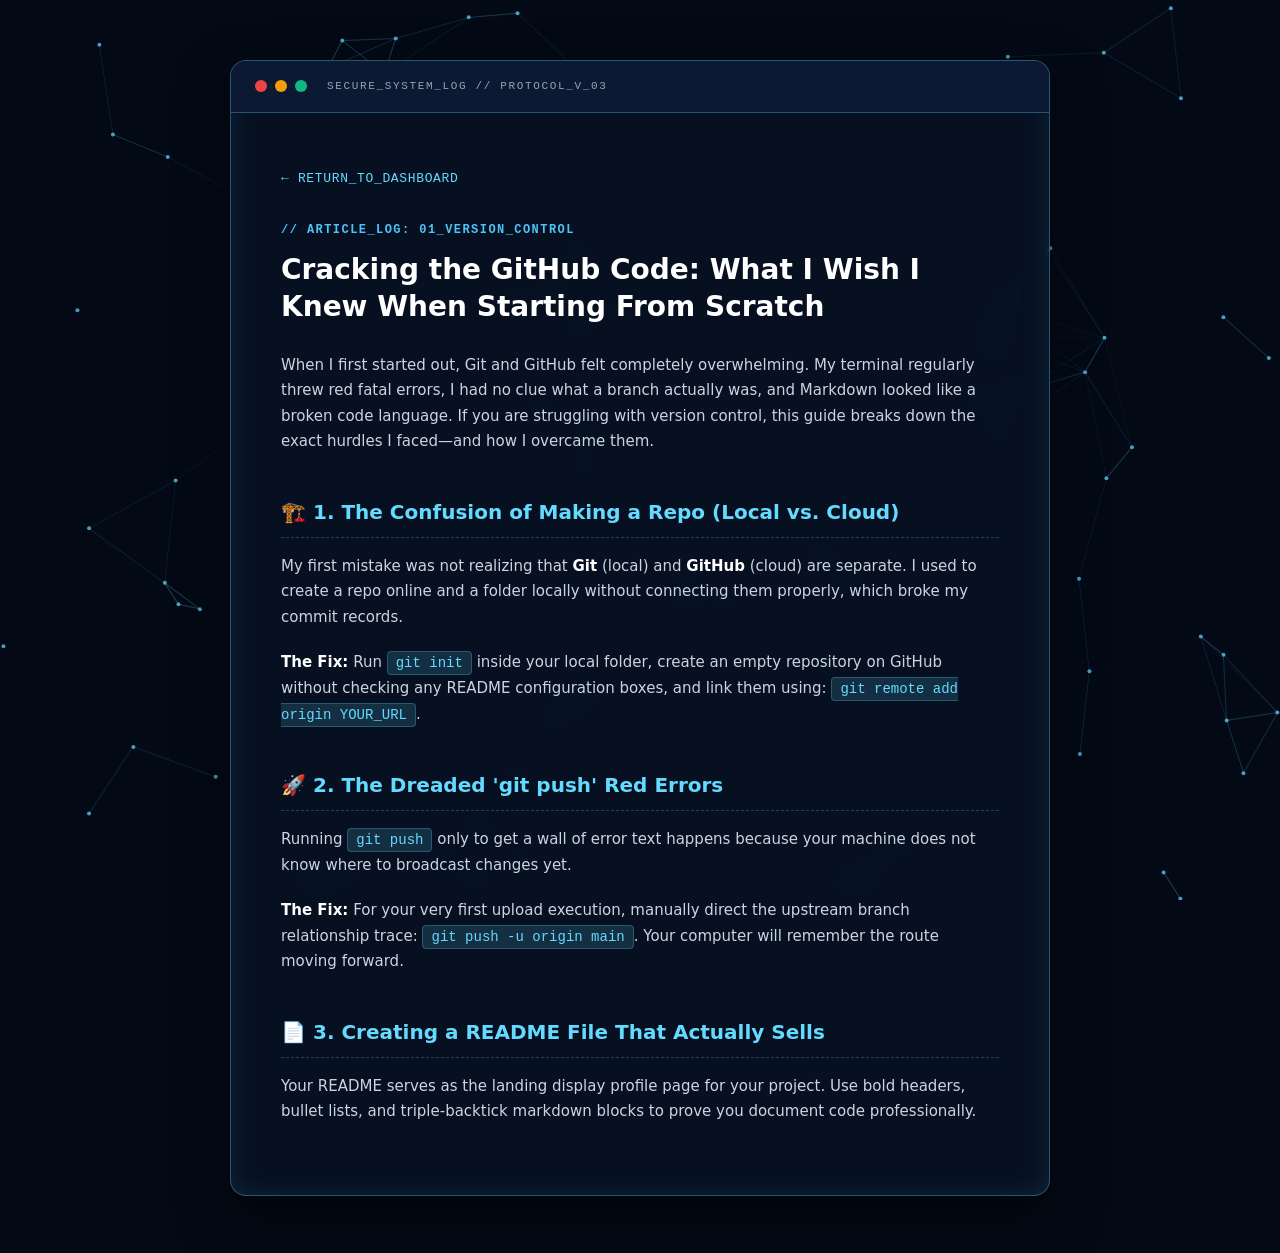
<file: git-article.html>
<!DOCTYPE html>
<html lang="en">
<head>
  <meta charset="UTF-8">
  <meta name="viewport" content="width=device-width, initial-scale=1.0">
  <title>LOG_VIEWER // Git & GitHub Guide</title>
  <style>
    * { box-sizing: border-box; margin: 0; padding: 0; }
    
    body { 
      background-color: #030a16; 
      color: #cbd5e1; 
      font-family: system-ui, -apple-system, sans-serif; 
      line-height: 1.7; 
      padding: 60px 20px;
      position: relative;
      overflow-x: hidden;
      min-height: 100vh;
    }

    /* FIXED VISIBILITY LAYER: Boosted brightness from 0.45 to 0.95 */
    #matrix-canvas {
      position: fixed;
      top: 0;
      left: 0;
      width: 100%;
      height: 100%;
      z-index: 1;
      pointer-events: none;
      opacity: 0.95; 
    }

    .terminal-container { 
      max-width: 820px; 
      margin: 0 auto; 
      background: rgba(8, 18, 36, 0.85); 
      backdrop-filter: blur(12px);
      -webkit-backdrop-filter: blur(12px);
      border: 1px solid rgba(100, 218, 255, 0.35); 
      border-radius: 16px; 
      box-shadow: 0 20px 50px rgba(0, 0, 0, 0.6), inset 0 0 30px rgba(100, 218, 255, 0.1);
      overflow: hidden;
      position: relative;
      z-index: 10;
    }

    .terminal-header { 
      background: rgba(12, 26, 51, 0.95); 
      padding: 16px 24px; 
      display: flex; 
      align-items: center; 
      border-bottom: 1px solid rgba(100, 218, 255, 0.3); 
    }

    .dot { width: 12px; height: 12px; border-radius: 50%; margin-right: 8px; display: inline-block; }
    .dot.red { background: #ef4444; }
    .dot.yellow { background: #f59e0b; }
    .dot.green { background: #10b981; }
    
    .header-title { 
      color: #94a3b8; 
      font-family: monospace; 
      font-size: 11px; 
      margin-left: 12px; 
      letter-spacing: 0.15em; 
    }

    .terminal-body { padding: 50px; text-align: left; }

    .back-btn { 
      color: #64daff; 
      text-decoration: none; 
      font-family: monospace; 
      font-size: 13px; 
      display: inline-block; 
      margin-bottom: 30px; 
      transition: all 0.25s;
      letter-spacing: 0.05em;
    }
    .back-btn:hover { color: #ffffff; text-shadow: 0 0 10px rgba(100, 218, 255, 0.8); }

    .meta-tag { 
      color: #4fc3f7; 
      font-family: monospace; 
      font-size: 12px; 
      letter-spacing: 0.12em; 
      font-weight: bold; 
      display: block;
      margin-bottom: 12px;
    }

    h1 { 
      color: #ffffff; 
      font-size: 28px; 
      line-height: 1.3; 
      margin-bottom: 28px; 
      font-weight: 700;
    }

    h2 { 
      color: #64daff; 
      margin-top: 40px; 
      margin-bottom: 16px;
      font-size: 20px; 
      font-weight: 600;
      border-bottom: 1px dashed rgba(100, 218, 255, 0.25); 
      padding-bottom: 8px;
    }

    p { margin-bottom: 20px; color: #cbd5e1; font-size: 15px; }
    code { 
      background: rgba(100, 218, 255, 0.15); 
      color: #64daff; 
      padding: 3px 8px; 
      border-radius: 4px; 
      font-family: monospace; 
      font-size: 14px; 
      border: 1px solid rgba(100, 218, 255, 0.25);
    }

    ul { padding-left: 24px; margin-bottom: 24px; }
    li { margin-bottom: 12px; color: #cbd5e1; font-size: 15px; }
    strong { color: #ffffff; }
  </style>
</head>
<body>

  <canvas id="matrix-canvas"></canvas>

  <div class="terminal-container">
    <div class="terminal-header">
      <span class="dot red"></span>
      <span class="dot yellow"></span>
      <span class="dot green"></span>
      <span class="header-title">SECURE_SYSTEM_LOG // PROTOCOL_V_03</span>
    </div>

    <div class="terminal-body">
      <a href="index-10.html" class="back-btn">← RETURN_TO_DASHBOARD</a>
      
      <span class="meta-tag">// ARTICLE_LOG: 01_VERSION_CONTROL</span>
      <h1>Cracking the GitHub Code: What I Wish I Knew When Starting From Scratch</h1>
      
      <p>When I first started out, Git and GitHub felt completely overwhelming. My terminal regularly threw red fatal errors, I had no clue what a branch actually was, and Markdown looked like a broken code language. If you are struggling with version control, this guide breaks down the exact hurdles I faced—and how I overcame them.</p>
      
      <h2>🏗️ 1. The Confusion of Making a Repo (Local vs. Cloud)</h2>
      <p>My first mistake was not realizing that <strong>Git</strong> (local) and <strong>GitHub</strong> (cloud) are separate. I used to create a repo online and a folder locally without connecting them properly, which broke my commit records.</p>
      <p><strong>The Fix:</strong> Run <code>git init</code> inside your local folder, create an empty repository on GitHub without checking any README configuration boxes, and link them using: <code>git remote add origin YOUR_URL</code>.</p>
      
      <h2>🚀 2. The Dreaded 'git push' Red Errors</h2>
      <p>Running <code>git push</code> only to get a wall of error text happens because your machine does not know where to broadcast changes yet.</p>
      <p><strong>The Fix:</strong> For your very first upload execution, manually direct the upstream branch relationship trace: <code>git push -u origin main</code>. Your computer will remember the route moving forward.</p>
      
      <h2>📄 3. Creating a README File That Actually Sells</h2>
      <p>Your README serves as the landing display profile page for your project. Use bold headers, bullet lists, and triple-backtick markdown blocks to prove you document code professionally.</p>
    </div>
  </div>

  <script>
    const canvas = document.getElementById('matrix-canvas');
    const ctx = canvas.getContext('2d');

    let points = [];
    const maxPoints = 110; // Increased density slightly
    const connectionDistance = 130; // Increased link reach length

    function resizeCanvas() {
      canvas.width = window.innerWidth;
      canvas.height = window.innerHeight;
    }

    function initPoints() {
      points = [];
      for (let i = 0; i < maxPoints; i++) {
        points.push({
          x: Math.random() * canvas.width,
          y: Math.random() * canvas.height,
          vx: (Math.random() - 0.5) * 0.5,
          vy: (Math.random() - 0.5) * 0.5
        });
      }
    }

    function animate() {
      ctx.clearRect(0, 0, canvas.width, canvas.height);
      
      for (let i = 0; i < points.length; i++) {
        let p1 = points[i];
        
        p1.x += p1.vx;
        p1.y += p1.vy;

        if (p1.x < 0 || p1.x > canvas.width) p1.vx *= -1;
        if (p1.y < 0 || p1.y > canvas.height) p1.vy *= -1;

        for (let j = i + 1; j < points.length; j++) {
          let p2 = points[j];
          let dist = Math.hypot(p1.x - p2.x, p1.y - p2.y);

          if (dist < connectionDistance) {
            // FIXED VISIBILITY: Boosted transparency calculation modifier
            let alpha = (1 - dist / connectionDistance) * 0.35; 
            ctx.strokeStyle = `rgba(100, 218, 255, ${alpha})`;
            ctx.lineWidth = 1.1; // Slightly thicker layout lines
            ctx.beginPath();
            ctx.moveTo(p1.x, p1.y);
            ctx.lineTo(p2.x, p2.y);
            ctx.stroke();
          }
        }

        // FIXED VISIBILITY: Boosted node transparency value to 0.75
        ctx.fillStyle = 'rgba(100, 218, 255, 0.75)';
        ctx.beginPath();
        ctx.arc(p1.x, p1.y, 2, 0, Math.PI * 2); // Slightly larger node dots
        ctx.fill();
      }
      requestAnimationFrame(animate);
    }

    window.addEventListener('resize', () => { resizeCanvas(); initPoints(); });
    resizeCanvas();
    initPoints();
    animate();
  </script>
</body>
</html>
</file>
